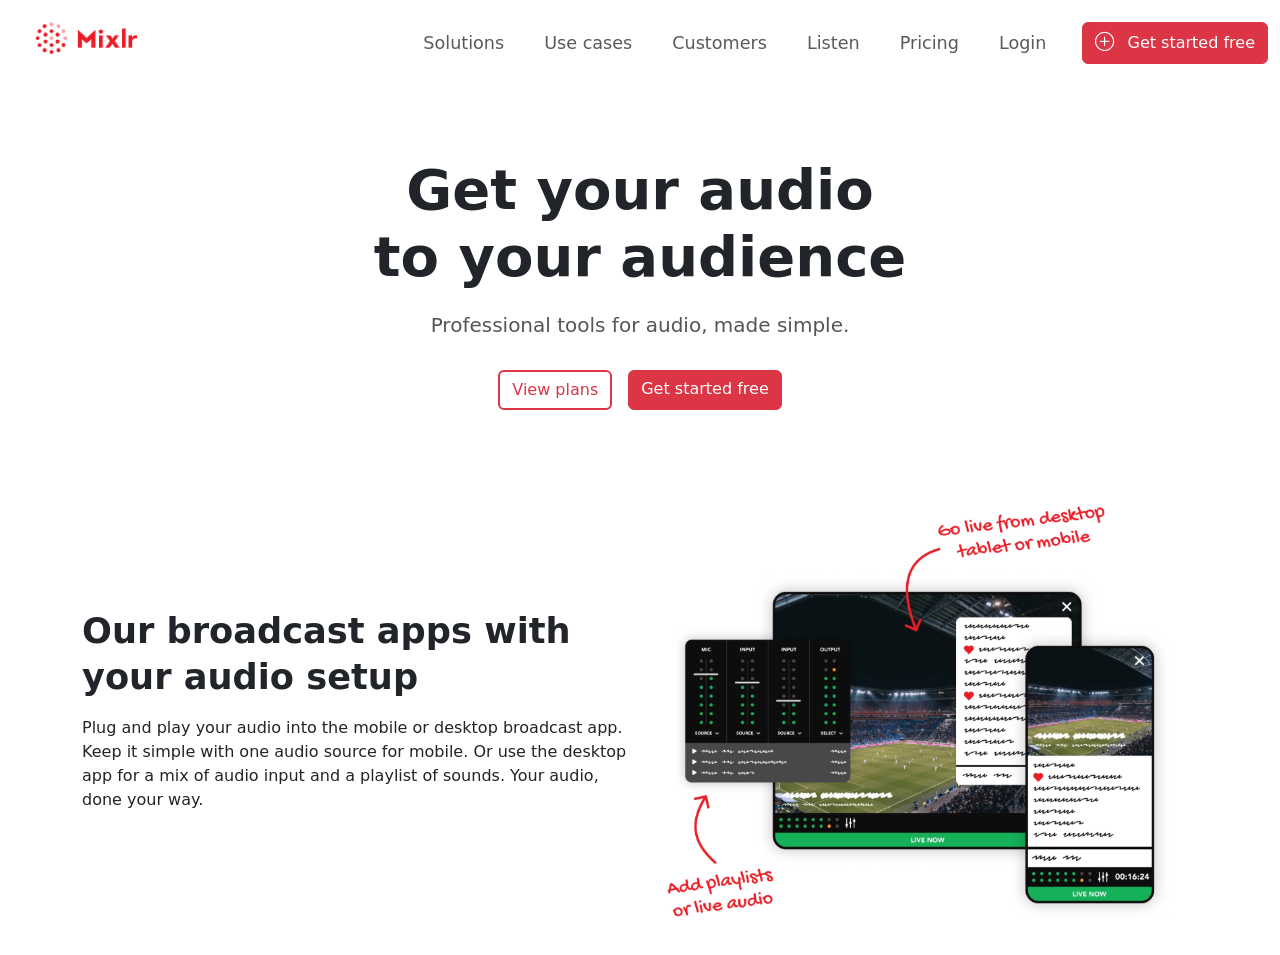
<file: index.html>
<!DOCTYPE html>
<html lang="en">
<head>
  <meta charset="UTF-8">
  <meta name="viewport" content="width=device-width, initial-scale=1">
  <title>Mixlr</title>
  <link href="https://cdn.jsdelivr.net/npm/bootstrap@5.3.2/dist/css/bootstrap.min.css" rel="stylesheet">
  <link rel="stylesheet" href="style.css">
  
</head>
    <link rel="stylesheet" href="https://cdn.jsdelivr.net/npm/bootstrap-icons@1.11.3/font/bootstrap-icons.css">

<body>

  <nav class="navbar navbar-expand-lg navbar-light bg-white">
  <div class="container-fluid">
    <!-- Logo on the far left -->
    <a class="navbar-brand me-auto" href="#">
      <img src="./mixlrimage1.png" alt="Mixlr Logo" class="logo-img">
    </a>
      </a>
       <button class="navbar-toggler" type="button" data-bs-toggle="collapse" data-bs-target="#navbarNav">
      <span class="navbar-toggler-icon"></span>
    </button>
      <div class="collapse navbar-collapse justify-content-end" id="navbarNav">
      <ul class="navbar-nav nav-links">
        <li class="nav-item"><a class="nav-link" href="#">Solutions</a></li>
        <li class="nav-item"><a class="nav-link" href="#">Use cases</a></li>
        <li class="nav-item"><a class="nav-link" href="#">Customers</a></li>
        <li class="nav-item"><a class="nav-link" href="#">Listen</a></li>
        <li class="nav-item"><a class="nav-link" href="#">Pricing</a></li>
        <li class="nav-item"><a class="nav-link" href="#">Login</a></li>
        <li class="nav-item">
         <a href="#" class="btn btn-danger ms-3">
  <i class="bi bi-plus-circle me-2 text-white"></i> Get started free
</a>
          </li>
        </ul>
      </div>
    </div>
  </nav>

  <!-- Hero Section -->
  <section class="hero">
  <div class="container">
    <h1 class="hero-title">
      Get your audio <br>
      to your audience
    </h1>
    <p>Professional tools for audio, made simple.</p>
    <div class="d-flex justify-content-center gap-3">
      <a href="#" class="btn btn-outline-danger view-plans-btn">View plans</a>
      <a href="#" class="btn btn-danger">
        <i class="text-white"></i> Get started free
      </a>
      </div>
    </div>
  </section>

  <section class="broadcast-section py-3">
  <div class="container">
    <div class="row align-items-center">
      <!-- Text content -->
      <div class="col-md-6">
        <h2 class="fw-bold mb-3">Our broadcast apps with your audio setup</h2>
        <p>
          Plug and play your audio into the mobile or desktop broadcast app. 
          Keep it simple with one audio source for mobile. Or use the desktop app 
          for a mix of audio input and a playlist of sounds. Your audio, done your way.
        </p>
        <!-- Removed the list and buttons -->
      </div>

      <!-- Image/Illustration placeholder -->
      <div class="col-md-6 text-center">
        <img src="mixlr 2222.png" alt="Broadcast app demo" class="img-fluid">
      </div>
    </div>
  </div>
</section>

 
  <script src="https://cdn.jsdelivr.net/npm/bootstrap@5.3.2/dist/js/bootstrap.bundle.min.js"></script>
</body>
</html>
</file>
<file: style.css>
*{
    padding: 0;
    margin: 0;
    box-sizing: border-box;
}
 
    .navbar-brand {
      color: #d32f2f;
      font-weight: bold;
    }
    .btn-outline-danger {
      border-width: 2px;
    }
    .hero {
      text-align: center;
      padding: 70px 20px;
    }
    .hero h3 {
      font-size: 2.5rem;
      font-weight: bold;
    }
    .hero p {
      font-size: 1.25rem;
      margin-bottom: 30px;
    }


.logo-img {
  height: 60px;   /* make logo bigger */
  width: auto;    /* keep proportions */
}

.nav-links .nav-link {
  margin: 0 12px; /* add spacing between links */
  font-size: 1.1rem; /* slightly larger text */
  font-weight: 500;  /* make them stand out */
}

.btn .bi {
  font-size: 1.2rem; /* tweak size */
  vertical-align: middle; /* keeps it aligned with text */
}

.hero h1 {
  font-size: 3.5rem;       /* bigger headline */
  font-weight: 700;        /* bold */
  line-height: 1.2;        /* tighter line spacing */
  margin-bottom: 20px;
}

.hero p {
  font-size: 1.25rem;
  margin-bottom: 30px;
  color: #555;             /* softer gray for contrast */
}

/* Hover effect for View Plans button */
.btn-outline-danger:hover {
  color: #000 !important;       /* text turns black */
  border-color: #000 !important;/* border turns black */
  background-color: transparent;/* keep background transparent */
}

.hero-title {
  font-size: 3.5rem;       /* large headline */
  font-weight: 700;        /* bold */
  line-height: 1.2;        /* tighter spacing */
  margin-bottom: 20px;
}

.hero p {
  font-size: 1.25rem;
  margin-bottom: 30px;
  color: #555;
}

/* Hover effect for View Plans button */
.view-plans-btn:hover {
  color: #000 !important;        /* text turns black */
  border-color: #000 !important; /* border turns black */
  background-color: transparent; /* keep transparent background */
  transition: all 0.3s ease;     /* smooth fade effect */
}

.broadcast-section h2 {
  font-size: 2.2rem;
  line-height: 1.3;
}

.broadcast-section ul li {
  margin-bottom: 10px;
  font-size: 1.1rem;
}

.broadcast-section {
  padding-top: 30px;   /* move section closer to top */
  padding-bottom: 50px; /* keep some breathing room below */
}
</file>
<file: mixlrr.css>
*{
    padding: 0;
    margin: 0;
    box-sizing: border-box;
}
 
    .navbar-brand {
      color: #d32f2f;
      font-weight: bold;
    }
    .btn-outline-danger {
      border-width: 2px;
    }
    .hero {
      text-align: center;
      padding: 70px 20px;
    }
    .hero h3 {
      font-size: 2.5rem;
      font-weight: bold;
    }
    .hero p {
      font-size: 1.25rem;
      margin-bottom: 30px;
    }


.logo-img {
  height: 60px;   /* make logo bigger */
  width: auto;    /* keep proportions */
}

.nav-links .nav-link {
  margin: 0 12px; /* add spacing between links */
  font-size: 1.1rem; /* slightly larger text */
  font-weight: 500;  /* make them stand out */
}

.btn .bi {
  font-size: 1.2rem; /* tweak size */
  vertical-align: middle; /* keeps it aligned with text */
}

.hero h1 {
  font-size: 3.5rem;       /* bigger headline */
  font-weight: 700;        /* bold */
  line-height: 1.2;        /* tighter line spacing */
  margin-bottom: 20px;
}

.hero p {
  font-size: 1.25rem;
  margin-bottom: 30px;
  color: #555;             /* softer gray for contrast */
}

/* Hover effect for View Plans button */
.btn-outline-danger:hover {
  color: #000 !important;       /* text turns black */
  border-color: #000 !important;/* border turns black */
  background-color: transparent;/* keep background transparent */
}

.hero-title {
  font-size: 3.5rem;       /* large headline */
  font-weight: 700;        /* bold */
  line-height: 1.2;        /* tighter spacing */
  margin-bottom: 20px;
}

.hero p {
  font-size: 1.25rem;
  margin-bottom: 30px;
  color: #555;
}

/* Hover effect for View Plans button */
.view-plans-btn:hover {
  color: #000 !important;        /* text turns black */
  border-color: #000 !important; /* border turns black */
  background-color: transparent; /* keep transparent background */
  transition: all 0.3s ease;     /* smooth fade effect */
}

.broadcast-section h2 {
  font-size: 2.2rem;
  line-height: 1.3;
}

.broadcast-section ul li {
  margin-bottom: 10px;
  font-size: 1.1rem;
}

.broadcast-section {
  padding-top: 30px;   /* move section closer to top */
  padding-bottom: 50px; /* keep some breathing room below */
}
</file>
